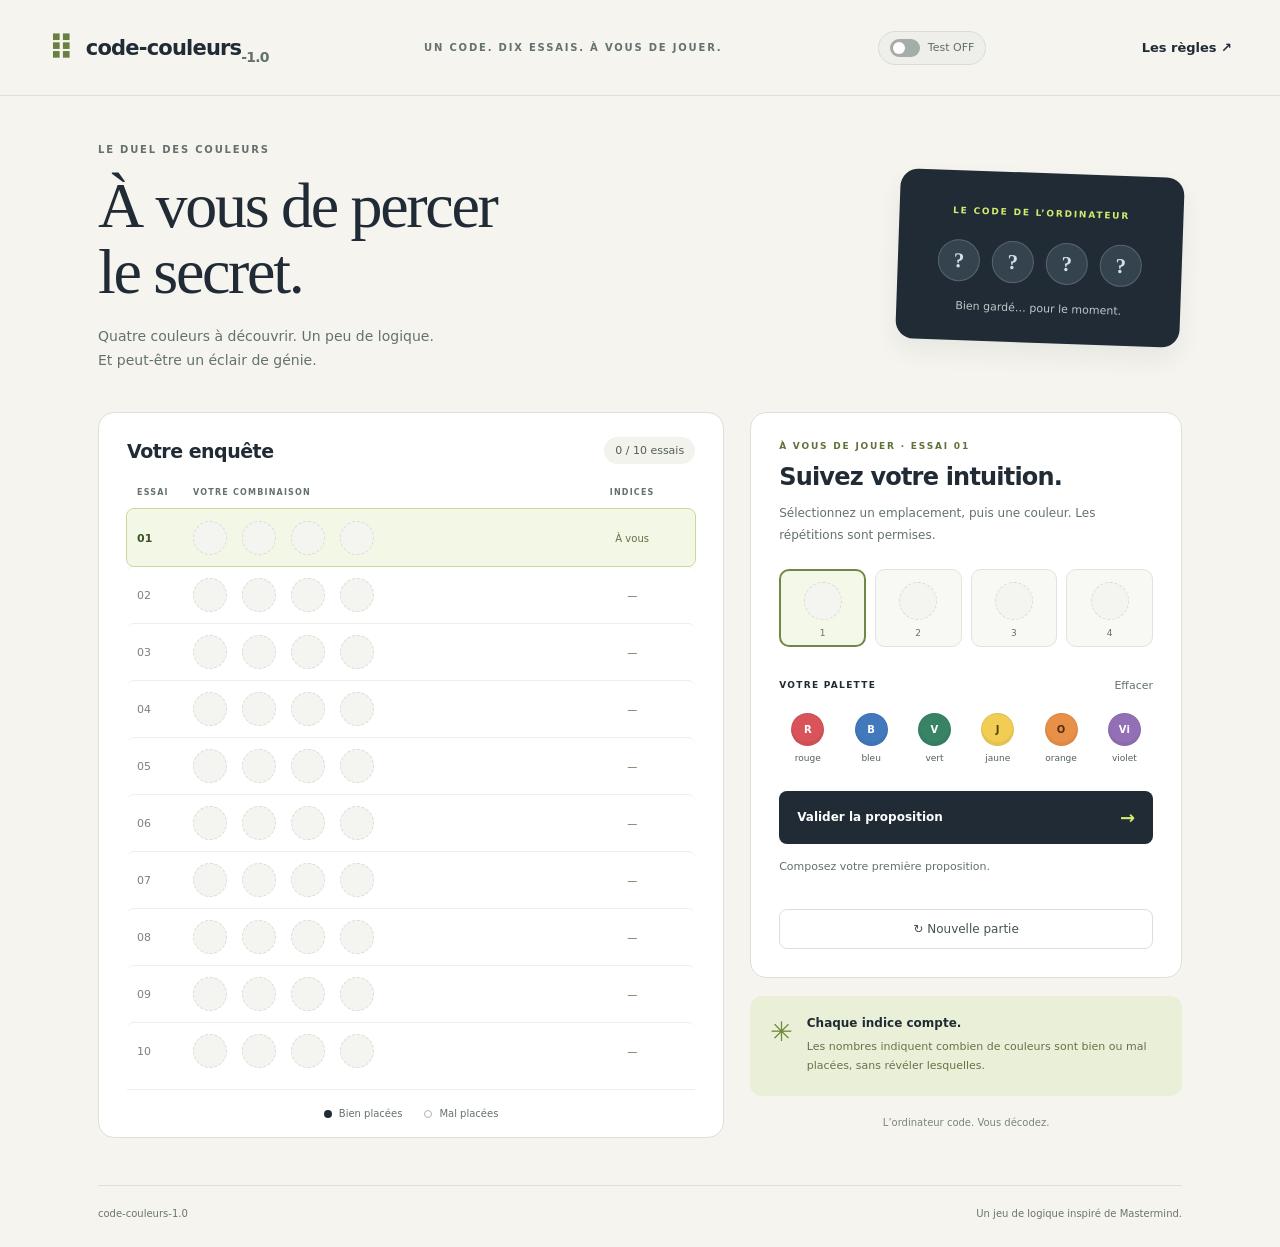
<file: code-couleurs-1.0/index.html>
<!doctype html>
<html lang="fr">
<head><meta charset="utf-8"><meta name="viewport" content="width=device-width,initial-scale=1"><meta name="theme-color" content="#202b35"><title>code-couleurs-1.0</title><link rel="stylesheet" href="styles.css"><script defer src="game.js"></script><script defer src="app.js"></script></head>
<body>
<header class="topbar"><a class="brand" href="./index.html"><span class="brand-mark" aria-hidden="true">⠿</span>code-couleurs<span class="version">-1.0</span><span id="test-label" class="test-label" hidden> (test)</span></a><span class="top-note">UN CODE. DIX ESSAIS. À VOUS DE JOUER.</span><button id="test-toggle" class="test-toggle" type="button" role="switch" aria-checked="false" aria-label="Mode test"><span class="switch-track" aria-hidden="true"><span></span></span><span id="test-toggle-text">Test OFF</span></button><button id="rules-open" class="text-button">Les règles ↗</button></header>
<main><section id="test-setup" class="test-setup card" aria-labelledby="test-setup-title" hidden><h2 id="test-setup-title">Choisissez le code secret du test</h2><p>Choisissez quatre couleurs de gauche à droite. Les répétitions sont permises.</p><div id="test-code" class="test-code"></div><button id="test-start" class="primary" type="button">Démarrer le test</button><p id="test-error" role="status" aria-live="polite"></p></section><section class="intro"><div><p class="eyebrow">LE DUEL DES COULEURS</p><h1>À vous de percer<br>le secret.</h1><p class="subtitle">Quatre couleurs à découvrir. Un peu de logique.<br>Et peut-être un éclair de génie.</p></div><div class="secret-card"><span class="eyebrow">LE CODE DE L’ORDINATEUR</span><div id="secret" class="secret-balls" aria-label="Combinaison secrète cachée"></div><p id="secret-caption">Bien gardé… pour le moment.</p></div></section>
<div class="game-layout"><section class="board card" aria-labelledby="board-title"><div class="section-heading"><h2 id="board-title">Votre enquête</h2><span id="progress" class="pill">0 / 10 essais</span></div><div class="board-labels"><span>ESSAI</span><span>VOTRE COMBINAISON</span><span>INDICES</span></div><ol id="history" aria-label="Historique des dix essais"></ol><div class="board-key"><span><b class="key-dot exact"></b> Bien placées</span><span><b class="key-dot misplaced"></b> Mal placées</span></div></section>
<aside><section class="composer card" aria-labelledby="composer-title"><p class="eyebrow" id="turn">À VOUS DE JOUER · ESSAI 01</p><h2 id="composer-title">Suivez votre intuition.</h2><p class="help">Sélectionnez un emplacement, puis une couleur. Les répétitions sont permises.</p><div id="slots" class="slots" role="group" aria-label="Votre proposition"></div><div class="palette-heading"><span>VOTRE PALETTE</span><button id="clear" class="text-button small">Effacer</button></div><div id="palette" class="palette" role="group" aria-label="Couleurs disponibles"></div><button id="submit" class="primary">Valider la proposition <span aria-hidden="true">→</span></button><p id="message" role="status" aria-live="polite">Composez votre première proposition.</p><button id="restart" class="restart">↻ Nouvelle partie</button></section><section class="hint"><span class="hint-symbol" aria-hidden="true">✳</span><div><h3>Chaque indice compte.</h3><p>Les nombres indiquent combien de couleurs sont bien ou mal placées, sans révéler lesquelles.</p></div></section><p class="roles">L’ordinateur code. Vous décodez.</p></aside></div>
<footer><span>code-couleurs-1.0</span><span>Un jeu de logique inspiré de Mastermind.</span></footer></main>
<dialog id="rules"><div class="dialog-heading"><h2>Les règles du jeu</h2><button id="rules-close" class="text-button">Fermer ×</button></div><p>L’ordinateur est le <strong>CODEUR</strong> ; vous êtes le <strong>DÉCODEUR</strong>.</p><ol><li>Le code secret contient quatre couleurs ordonnées, tirées au hasard parmi rouge, bleu, vert, jaune, orange et violet. Les répétitions sont possibles. Il reste fixe et caché pendant la partie.</li><li>Vous avez dix essais. Composez quatre couleurs de gauche à droite et modifiez-les librement avant de valider.</li><li>Une proposition incomplète ou contenant une couleur non autorisée est refusée sans consommer d’essai ni modifier l’historique.</li><li>Chaque proposition valide consomme un essai et reste consultable avec ses indices jusqu’à la nouvelle partie.</li><li>On compte d’abord les couleurs bien placées, puis les couleurs présentes mais mal placées parmi les occurrences restantes. Chaque occurrence compte au maximum une fois. Les indices ne désignent aucune position.</li><li>Quatre couleurs bien placées donnent la victoire, même au dixième essai. Sinon, après dix essais, la partie est perdue. Après la fin, les propositions sont bloquées. « Nouvelle partie » tire un code et remet tout à zéro.</li></ol><div class="examples"><p><strong>Exemple 1</strong><br>Secret : rouge – bleu – vert – jaune.<br>Proposition : rouge – vert – bleu – orange.<br>→ 1 bien placée, 2 mal placées.</p><p><strong>Exemple 2</strong><br>Secret : rouge – rouge – bleu – vert.<br>Proposition : rouge – rouge – rouge – rouge.<br>→ 2 bien placées, 0 mal placée.</p></div></dialog>
</body></html>
</file>
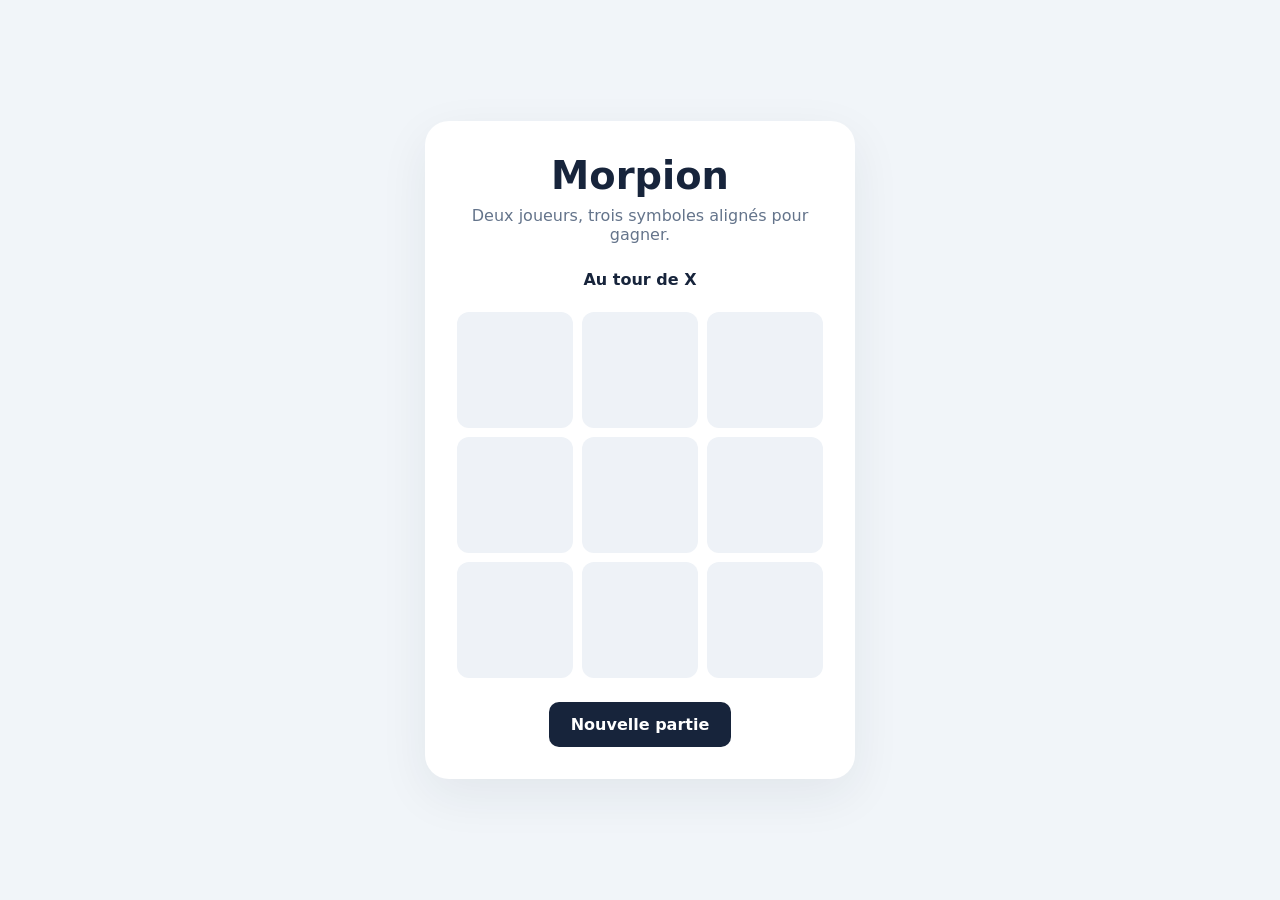
<file: technologies-emergentes_morpion.html>
<!DOCTYPE html>
<html lang="fr">
<head>
  <meta charset="UTF-8">
  <meta name="viewport" content="width=device-width, initial-scale=1.0">
  <title>Morpion à deux</title>
  <style>
    * { box-sizing: border-box; }
    body { margin: 0; min-height: 100vh; display: grid; place-items: center; background: #f1f5f9; color: #17243b; font-family: system-ui, sans-serif; }
    main { width: min(92vw, 430px); padding: 32px; text-align: center; background: white; border-radius: 24px; box-shadow: 0 16px 50px #17243b12; }
    h1 { margin: 0 0 8px; font-size: 2.4rem; }
    .intro { margin: 0; color: #64748b; }
    #statut { margin: 26px 0 18px; font-weight: 600; min-height: 1.5em; }
    .grille { display: grid; grid-template-columns: repeat(3, 1fr); grid-template-rows: repeat(3, 1fr); gap: 9px; }
    .case { aspect-ratio: 1; min-width: 0; border: 0; border-radius: 12px; background: #eef2f7; color: #2563eb; font: 700 clamp(2rem, 12vw, 3.5rem) system-ui, sans-serif; cursor: pointer; }
    .case:hover:enabled { background: #e0e8f4; }
    .case:disabled { cursor: default; opacity: 1; }
    .case[data-symbole="X"] { color: #0d9488; }
    .case[data-symbole="O"] { color: #ea580c; }
    .case.gagnante { background: #d1fae5; }
    button:focus-visible { outline: 3px solid #2563eb; outline-offset: 3px; }
    #recommencer { margin-top: 24px; border: 0; border-radius: 10px; padding: 13px 22px; background: #17243b; color: white; font: 600 1rem system-ui, sans-serif; cursor: pointer; }
    #recommencer:hover { background: #2e4261; }
  </style>
</head>
<body>
  <main>
    <h1>Morpion</h1>
    <p class="intro">Deux joueurs, trois symboles alignés pour gagner.</p>
    <p id="statut" role="status" aria-live="polite">Au tour de X</p>
    <div class="grille" role="group" aria-label="Grille de morpion, 3 lignes et 3 colonnes">
      <button class="case" aria-label="Ligne 1, colonne 1 : vide"></button>
      <button class="case" aria-label="Ligne 1, colonne 2 : vide"></button>
      <button class="case" aria-label="Ligne 1, colonne 3 : vide"></button>
      <button class="case" aria-label="Ligne 2, colonne 1 : vide"></button>
      <button class="case" aria-label="Ligne 2, colonne 2 : vide"></button>
      <button class="case" aria-label="Ligne 2, colonne 3 : vide"></button>
      <button class="case" aria-label="Ligne 3, colonne 1 : vide"></button>
      <button class="case" aria-label="Ligne 3, colonne 2 : vide"></button>
      <button class="case" aria-label="Ligne 3, colonne 3 : vide"></button>
    </div>
    <button id="recommencer">Nouvelle partie</button>
  </main>
  <script>
    const cases = [...document.querySelectorAll('.case')];
    const statut = document.querySelector('#statut');
    const boutonRecommencer = document.querySelector('#recommencer');
    const alignements = [[0,1,2],[3,4,5],[6,7,8],[0,3,6],[1,4,7],[2,5,8],[0,4,8],[2,4,6]];
    let plateau = Array(9).fill('');
    let joueur = 'X';
    let terminee = false;

    function etiqueter(index, contenu) {
      return `Ligne ${Math.floor(index / 3) + 1}, colonne ${index % 3 + 1} : ${contenu || 'vide'}`;
    }

    cases.forEach((caseJeu, index) => {
      caseJeu.addEventListener('click', () => {
        if (terminee || plateau[index]) return;
        plateau[index] = joueur;
        boutonRecommencer.textContent = plateau.every(Boolean) ? 'Nouvelle partie' : 'Recommencer';
        caseJeu.textContent = joueur;
        caseJeu.dataset.symbole = joueur;
        caseJeu.setAttribute('aria-label', etiqueter(index, joueur));
        caseJeu.disabled = true;
        const victoire = alignements.find(ligne => ligne.every(i => plateau[i] === joueur));
        if (victoire) {
          statut.textContent = `${joueur} a gagné !`;
          victoire.forEach(i => cases[i].classList.add('gagnante'));
          terminee = true;
        } else if (plateau.every(Boolean)) {
          statut.textContent = 'Match nul !';
          terminee = true;
        } else {
          joueur = joueur === 'X' ? 'O' : 'X';
          statut.textContent = `Au tour de ${joueur}`;
        }
        if (terminee) cases.forEach(cellule => cellule.disabled = true);
      });
    });

    boutonRecommencer.addEventListener('click', () => {
      plateau = Array(9).fill('');
      joueur = 'X';
      terminee = false;
      statut.textContent = 'Au tour de X';
      boutonRecommencer.textContent = 'Nouvelle partie';
      cases.forEach((caseJeu, index) => {
        caseJeu.textContent = '';
        caseJeu.disabled = false;
        caseJeu.classList.remove('gagnante');
        delete caseJeu.dataset.symbole;
        caseJeu.setAttribute('aria-label', etiqueter(index, ''));
      });
    });
  </script>
</body>
</html>
</file>
<file: code-couleurs-1.0/styles.css>
:root{color-scheme:light;--ink:#202b35;--muted:#64716e;--paper:#f5f4ee;--border:#dedfd7;font-family:Inter,ui-sans-serif,system-ui,-apple-system,"Segoe UI",sans-serif;color:var(--ink);background:var(--paper)}*{box-sizing:border-box}body{margin:0}button{font:inherit;cursor:pointer}button:disabled{cursor:default;opacity:.45}button:focus-visible,a:focus-visible{outline:3px solid #395bcb;outline-offset:4px}.topbar{max-width:1280px;margin:auto;min-height:96px;padding:24px 48px;display:flex;align-items:center;justify-content:space-between;gap:24px;border-bottom:1px solid var(--border)}.brand{display:flex;align-items:center;color:var(--ink);text-decoration:none;font-size:21px;font-weight:750;letter-spacing:-.8px}.version{font-size:14px;color:var(--muted);align-self:end;margin-bottom:3px}.brand-mark{margin-right:12px;font-size:34px;color:#6a8043}.top-note,.eyebrow,.board-labels,.palette-heading{font-size:10px;letter-spacing:1.8px;font-weight:750}.top-note{color:var(--muted)}.text-button{border:0;background:none;color:var(--ink);padding:8px 0;font-size:13px;font-weight:650}main{max-width:1140px;margin:auto;padding:0 28px}.intro{display:flex;justify-content:space-between;align-items:center;gap:32px;padding:48px 0 40px}.eyebrow{color:var(--muted);margin:0 0 18px}h1{font-family:Georgia,"Times New Roman",serif;font-size:clamp(42px,5vw,64px);font-weight:400;line-height:1.03;letter-spacing:-2.3px;margin:0 0 20px}.subtitle{color:var(--muted);font-size:14px;line-height:1.7;margin:0}.secret-card{background:var(--ink);color:white;padding:28px 40px;border-radius:18px;transform:rotate(2deg);text-align:center;box-shadow:0 12px 24px #202b3510}.secret-card .eyebrow{color:#d5eb70;font-size:9px}.secret-balls{display:flex;gap:12px;margin:22px 0 18px;justify-content:center}.secret-card p{font-size:11px;color:#bdc6c7;margin:0}.game-layout{display:grid;grid-template-columns:minmax(0,1.45fr) minmax(0,1fr);gap:26px;align-items:start}.card{background:#fff;border:1px solid var(--border);border-radius:16px}.board{padding:24px 28px 18px}.section-heading{display:flex;align-items:center;justify-content:space-between;gap:12px;margin-bottom:24px}h2{font-size:19px;letter-spacing:-.5px;margin:0;font-weight:700}.pill{font-size:11px;padding:7px 11px;background:#f1f3ec;border-radius:20px;color:#55604f}.board-labels{display:grid;grid-template-columns:48px 1fr 106px;gap:8px;font-size:8px;letter-spacing:1.2px;color:var(--muted);padding:0 10px 12px}.board-labels span:last-child{text-align:center}#history{list-style:none;margin:0;padding:0}#history li{display:grid;grid-template-columns:48px 1fr 106px;gap:8px;align-items:center;padding:9px 10px;border-top:1px solid #eeefe9;min-height:57px;border-radius:7px}#history li.current{background:#f3f7e6;outline:1px solid #c6d89b;border-top-color:transparent}.row-number{font-size:11px;color:#78827f;font-variant-numeric:tabular-nums}.current .row-number{color:#3f5328;font-weight:700}.row-code{display:flex;gap:15px}.ball{width:34px;height:34px;border-radius:50%;display:inline-flex;align-items:center;justify-content:center;flex-shrink:0;font-size:10px;font-weight:750;border:1px solid #00000012;box-shadow:inset 0 -3px 0 #0000000c;color:white}.ball.empty{background:#f4f4f0;border:1px dashed #d9ddd5;box-shadow:none}.ball.rouge{background:#d9535a}.ball.bleu{background:#4279bd}.ball.vert{background:#388365}.ball.jaune{background:#f1cd54;color:#514016}.ball.orange{background:#e99048;color:#512e12}.ball.violet{background:#9370b6}.hidden-ball.empty{background:#35434e;border:1px solid #59646d;color:#d4e0e6;width:42px;height:42px;font-family:Georgia,serif;font-size:21px}.clues{display:flex;justify-content:center;align-items:center;gap:8px;font-size:10px;color:#607143}.clue{width:29px;height:26px;display:inline-flex;align-items:center;justify-content:center;border-radius:6px;font-size:12px;font-weight:700}.exact{background:var(--ink);color:#fff}.misplaced{background:#fff;border:1px solid #acb6b2;color:var(--ink)}.board-key{display:flex;justify-content:center;gap:22px;border-top:1px solid #eeefe9;margin-top:10px;padding-top:18px;font-size:10px;color:var(--muted)}.board-key span{display:flex;gap:7px;align-items:center}.key-dot{width:8px;height:8px;border-radius:50%;display:inline-block}.composer{padding:28px}.composer .eyebrow{font-size:9px;color:#607139;margin-bottom:12px}.composer h2{font-size:24px;letter-spacing:-.8px}.help{font-size:12px;color:var(--muted);line-height:1.8;margin:12px 0 22px}.slots{display:grid;grid-template-columns:repeat(4,1fr);gap:9px;margin-bottom:24px}.slot{display:flex;flex-direction:column;align-items:center;gap:8px;background:#f8f9f4;border:1px solid #e1e4da;padding:12px 4px 8px;border-radius:10px}.slot.selected{border:2px solid #728646;background:#f4f8e8;padding:11px 3px 7px}.slot .ball{width:38px;height:38px}.slot small{font-size:9px;color:var(--muted)}.palette-heading{display:flex;align-items:center;justify-content:space-between;font-size:9px;letter-spacing:1.3px}.small{font-size:11px;font-weight:400;color:var(--muted)}.palette{display:grid;grid-template-columns:repeat(6,1fr);gap:6px;margin:10px 0 25px}.color-choice{display:flex;flex-direction:column;align-items:center;gap:7px;font-size:9px;color:#53605b;background:none;border:0;padding:3px 0}.color-choice .ball{width:33px;height:33px;transition:transform .15s}.color-choice:hover .ball{transform:translateY(-3px)}.primary{display:flex;justify-content:space-between;align-items:center;width:100%;padding:16px 18px;border:0;border-radius:8px;background:var(--ink);color:white;font-size:12px;font-weight:650}.primary:hover{background:#344651}.primary span{color:#d5eb70;font-size:18px}#message{font-size:11px;line-height:1.7;color:var(--muted);min-height:43px;margin:14px 0 8px}#message.error{color:#b12b3d}.restart{display:block;width:100%;border:1px solid var(--border);background:white;border-radius:8px;padding:12px;color:#46544d;font-size:12px}.hint{display:flex;gap:14px;background:#eaf0d8;border-radius:12px;padding:20px;margin-top:18px}.hint-symbol{font-size:27px;color:#718b3b}.hint h3{font-size:12px;margin:0 0 7px}.hint p{font-size:11px;color:#657249;line-height:1.8;margin:0}.roles{text-align:center;color:#7a847d;font-size:10px;margin:21px 0}footer{display:flex;justify-content:space-between;gap:20px;border-top:1px solid var(--border);margin-top:36px;padding:22px 0 28px;font-size:10px;color:#6a746d}dialog{max-width:650px;width:calc(100% - 32px);max-height:85dvh;border:1px solid var(--border);border-radius:16px;padding:28px;color:var(--ink);font-size:13px;line-height:1.8}dialog::backdrop{background:#15212abb;backdrop-filter:blur(4px)}.dialog-heading{display:flex;align-items:center;justify-content:space-between;gap:18px}dialog ol{padding-left:20px}dialog li{padding-left:4px;margin-bottom:10px}.examples{background:#f4f7e9;border-radius:10px;padding:4px 16px}
@media(min-width:1000px){aside{position:sticky;top:24px}}@media(max-width:850px){.topbar{padding:22px 28px}.top-note{display:none}.game-layout{grid-template-columns:minmax(0,1.2fr) minmax(0,1fr);gap:16px}.board{padding:22px 14px}.composer{padding:22px 16px}.row-code{gap:8px}.board-labels,#history li{grid-template-columns:26px 1fr 72px;gap:4px}.board-labels{font-size:7px}.row-code .ball{width:28px;height:28px}.secret-card{padding:26px}.palette{gap:2px}.color-choice .ball{width:29px;height:29px}}@media(max-width:650px){main{padding:0 18px}.topbar{min-height:76px;padding:18px}.brand{font-size:19px}.intro{padding:32px 0;gap:20px;align-items:start;flex-direction:column}h1{font-size:48px}.subtitle br{display:none}.secret-card{width:100%;transform:none;padding:19px}.secret-balls{margin:14px 0}.game-layout{display:flex;flex-direction:column;gap:20px}.game-layout>aside{width:100%;order:-1}.board{width:100%;padding:22px 16px}.composer{padding:24px}.hint,.roles{display:none}.slots{margin-bottom:18px}.palette{gap:12px}.color-choice .ball{width:36px;height:36px}.board-labels,#history li{grid-template-columns:38px 1fr 96px;gap:8px}.row-code{gap:14px}.row-code .ball{width:32px;height:32px}footer{margin-top:25px;font-size:9px}.secret-card .eyebrow{margin-bottom:8px}}@media(prefers-reduced-motion:reduce){*{transition:none!important}}@media(max-width:360px){.composer{padding:18px}.row-code{gap:8px}.palette{gap:4px}.color-choice .ball{width:31px;height:31px}.brand{font-size:17px}.board-labels,#history li{grid-template-columns:26px 1fr 80px}}

/* Mode test manuel : inactif par défaut, même jeu après préparation. */
.test-toggle{display:inline-flex;align-items:center;gap:8px;flex-shrink:0;border:1px solid #d9ddda;background:#eeefeb;color:#626d67;border-radius:24px;padding:7px 11px;font-size:11px}
.switch-track{display:inline-flex;align-items:center;width:30px;height:18px;border-radius:12px;background:#a4ada7;padding:3px}.switch-track>span{width:12px;height:12px;background:white;border-radius:50%}
.test-toggle[aria-checked="true"]{background:#e3f4e4;color:#225b32;border-color:#77ad82}.test-toggle[aria-checked="true"] .switch-track{background:#328548}.test-toggle[aria-checked="true"] .switch-track>span{transform:translateX(12px)}
.test-label{color:#328548;font-size:13px;margin-left:6px;letter-spacing:0}.test-setup{margin-top:24px;padding:24px}.test-setup p{font-size:12px;color:var(--muted);line-height:1.7}.test-code{display:grid;grid-template-columns:repeat(4,minmax(0,1fr));gap:12px;margin:18px 0}.test-code label{display:flex;flex-direction:column;gap:7px;font-size:12px}.test-code select{width:100%;padding:10px 6px;border:1px solid var(--border);border-radius:7px;background:white;color:var(--ink);font:inherit}.test-setup .primary{max-width:240px}#test-error{color:#b12b3d;margin-bottom:0}.test-code select:focus-visible{outline:3px solid #395bcb;outline-offset:3px}
@media(max-width:1000px){.topbar{flex-wrap:wrap}.top-note{display:none}}@media(max-width:650px){.test-setup{padding:18px}.test-code{grid-template-columns:repeat(2,minmax(0,1fr))}.topbar{gap:12px}.brand{flex-wrap:wrap}.test-label{font-size:11px}}
</file>
